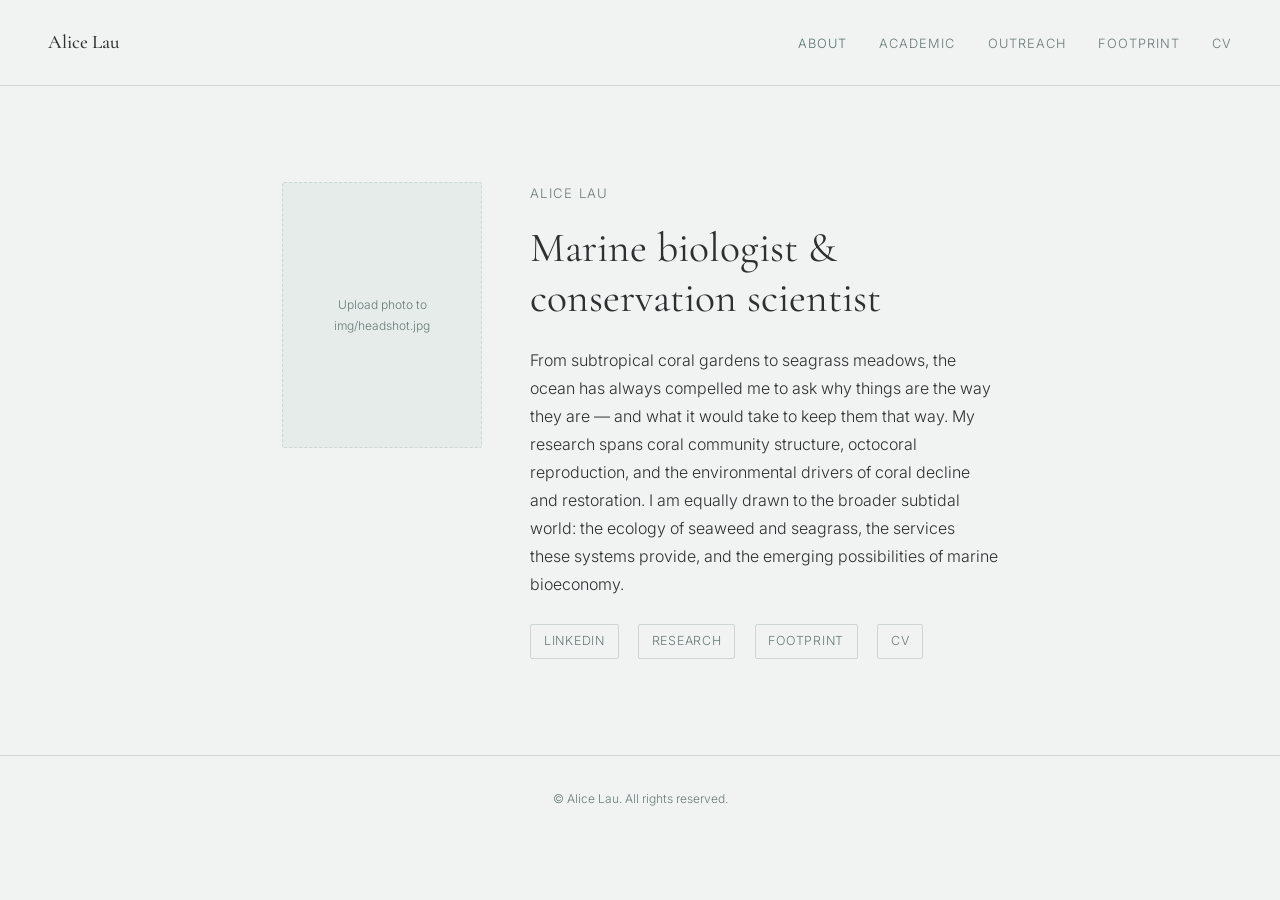
<file: index.html>
<!DOCTYPE html>
<html lang="en">
<head>
  <meta charset="UTF-8">
  <meta name="viewport" content="width=device-width, initial-scale=1.0">
  <title>Alice Lau</title>
  <link rel="stylesheet" href="style.css">
</head>
<body>
<nav>
  <a class="site-name" href="index.html">Alice Lau</a>
  <ul>
    <li><a href="index.html" class="active">About</a></li>
    <li><a href="academic.html">Academic</a></li>
    <li><a href="outreach.html">Outreach</a></li>
    <li><a href="footprint.html">Footprint</a></li>
    <li><a href="cv.html">CV</a></li>
  </ul>
</nav>
<main>
  <div class="about-grid">
    <div>
      <!--
        To add your headshot:
        1. Create a folder "img" in your repo
        2. Upload your photo as "headshot.jpg"
        3. Replace the div below with:
           <img class="headshot" src="img/headshot.jpg" alt="Alice Lau">
      -->
      <div class="headshot-placeholder">Upload photo to img/headshot.jpg</div>
    </div>
    <div>
      <p class="intro-name">Alice Lau</p>
      <h1>Marine biologist &amp; conservation scientist</h1>
      <p style="margin-top:1.4rem;">
        From subtropical coral gardens to seagrass meadows, the ocean has always compelled me to ask why things are the way they are — and what it would take to keep them that way. My research spans coral community structure, octocoral reproduction, and the environmental drivers of coral decline and restoration. I am equally drawn to the broader subtidal world: the ecology of seaweed and seagrass, the services these systems provide, and the emerging possibilities of marine bioeconomy.
      </p>
      <div class="links">
        <a href="https://www.linkedin.com/in/alicesulau" target="_blank">LinkedIn</a>
        <a href="academic.html">Research</a>
        <a href="footprint.html">Footprint</a>
        <a href="cv.html">CV</a>
      </div>
    </div>
  </div>
</main>
<footer>© Alice Lau. All rights reserved.</footer>
</body>
</html>
</file>
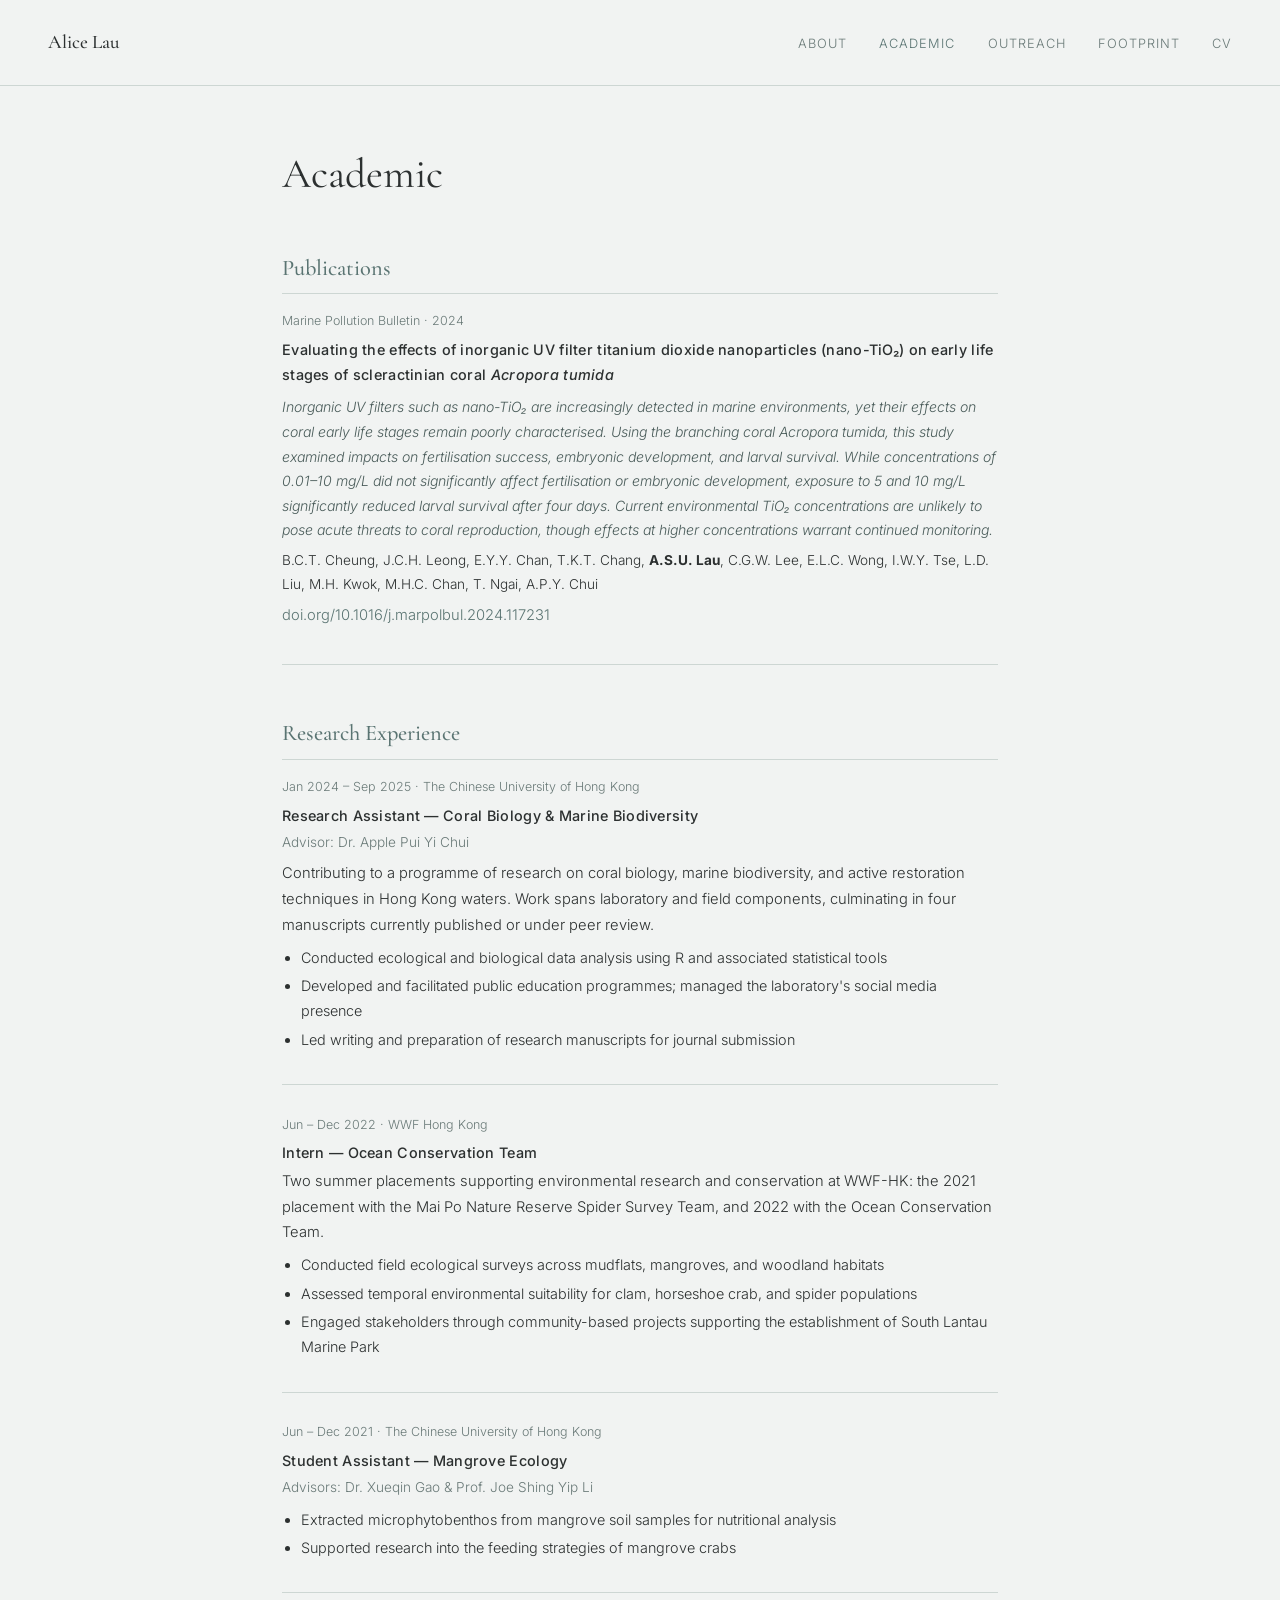
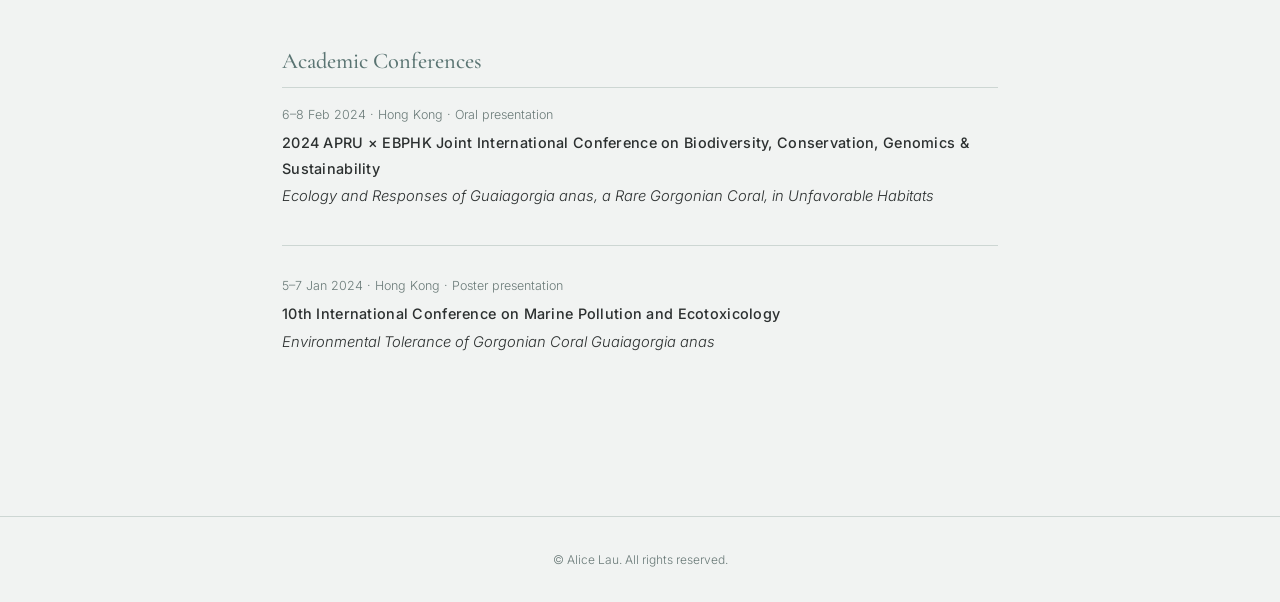
<file: academic.html>
<!DOCTYPE html>
<html lang="en">
<head>
  <meta charset="UTF-8">
  <meta name="viewport" content="width=device-width, initial-scale=1.0">
  <title>Academic — Alice Lau</title>
  <link rel="stylesheet" href="style.css">
</head>
<body>
<nav>
  <a class="site-name" href="index.html">Alice Lau</a>
  <ul>
    <li><a href="index.html">About</a></li>
    <li><a href="academic.html" class="active">Academic</a></li>
    <li><a href="outreach.html">Outreach</a></li>
    <li><a href="footprint.html">Footprint</a></li>
    <li><a href="cv.html">CV</a></li>
  </ul>
</nav>
<main>
  <h1>Academic</h1>

  <h2>Publications</h2>

  <div class="entry">
    <div class="entry-meta">Marine Pollution Bulletin · 2024</div>
    <h3>Evaluating the effects of inorganic UV filter titanium dioxide nanoparticles (nano-TiO₂) on early life stages of scleractinian coral <em>Acropora tumida</em></h3>
    <p style="margin-top:0.5rem; font-size:0.88rem; color:#4a5c5a; font-style:italic;">
      Inorganic UV filters such as nano-TiO₂ are increasingly detected in marine environments, yet their effects on coral early life stages remain poorly characterised. Using the branching coral <em>Acropora tumida</em>, this study examined impacts on fertilisation success, embryonic development, and larval survival. While concentrations of 0.01–10 mg/L did not significantly affect fertilisation or embryonic development, exposure to 5 and 10 mg/L significantly reduced larval survival after four days. Current environmental TiO₂ concentrations are unlikely to pose acute threats to coral reproduction, though effects at higher concentrations warrant continued monitoring.
    </p>
    <p style="font-size:0.85rem;">B.C.T. Cheung, J.C.H. Leong, E.Y.Y. Chan, T.K.T. Chang, <strong>A.S.U. Lau</strong>, C.G.W. Lee, E.L.C. Wong, I.W.Y. Tse, L.D. Liu, M.H. Kwok, M.H.C. Chan, T. Ngai, A.P.Y. Chui</p>
    <p><a href="https://doi.org/10.1016/j.marpolbul.2024.117231" target="_blank">doi.org/10.1016/j.marpolbul.2024.117231</a></p>
  </div>

  <!-- Add further publications here using the same .entry block -->


  <h2>Research Experience</h2>

  <div class="entry">
    <div class="entry-meta">Jan 2024 – Sep 2025 · The Chinese University of Hong Kong</div>
    <h3>Research Assistant — Coral Biology & Marine Biodiversity</h3>
    <p style="font-size:0.85rem; color:var(--muted);">Advisor: Dr. Apple Pui Yi Chui</p>
    <p>Contributing to a programme of research on coral biology, marine biodiversity, and active restoration techniques in Hong Kong waters. Work spans laboratory and field components, culminating in four manuscripts currently published or under peer review.</p>
    <ul>
      <li>Conducted ecological and biological data analysis using R and associated statistical tools</li>
      <li>Developed and facilitated public education programmes; managed the laboratory's social media presence</li>
      <li>Led writing and preparation of research manuscripts for journal submission</li>
    </ul>
  </div>

  <div class="entry">
    <div class="entry-meta">Jun – Dec 2022 · WWF Hong Kong</div>
    <h3>Intern — Ocean Conservation Team</h3>
    <p>Two summer placements supporting environmental research and conservation at WWF-HK: the 2021 placement with the Mai Po Nature Reserve Spider Survey Team, and 2022 with the Ocean Conservation Team.</p>
    <ul>
      <li>Conducted field ecological surveys across mudflats, mangroves, and woodland habitats</li>
      <li>Assessed temporal environmental suitability for clam, horseshoe crab, and spider populations</li>
      <li>Engaged stakeholders through community-based projects supporting the establishment of South Lantau Marine Park</li>
    </ul>
  </div>

  <div class="entry">
    <div class="entry-meta">Jun – Dec 2021 · The Chinese University of Hong Kong</div>
    <h3>Student Assistant — Mangrove Ecology</h3>
    <p style="font-size:0.85rem; color:var(--muted);">Advisors: Dr. Xueqin Gao &amp; Prof. Joe Shing Yip Li</p>
    <ul>
      <li>Extracted microphytobenthos from mangrove soil samples for nutritional analysis</li>
      <li>Supported research into the feeding strategies of mangrove crabs</li>
    </ul>
  </div>


  <h2>Academic Conferences</h2>

  <div class="entry">
    <div class="entry-meta">6–8 Feb 2024 · Hong Kong · Oral presentation</div>
    <h3>2024 APRU × EBPHK Joint International Conference on Biodiversity, Conservation, Genomics & Sustainability</h3>
    <p><em>Ecology and Responses of Guaiagorgia anas, a Rare Gorgonian Coral, in Unfavorable Habitats</em></p>
  </div>

  <div class="entry">
    <div class="entry-meta">5–7 Jan 2024 · Hong Kong · Poster presentation</div>
    <h3>10th International Conference on Marine Pollution and Ecotoxicology</h3>
    <p><em>Environmental Tolerance of Gorgonian Coral Guaiagorgia anas</em></p>
  </div>

</main>
<footer>© Alice Lau. All rights reserved.</footer>
</body>
</html>
</file>
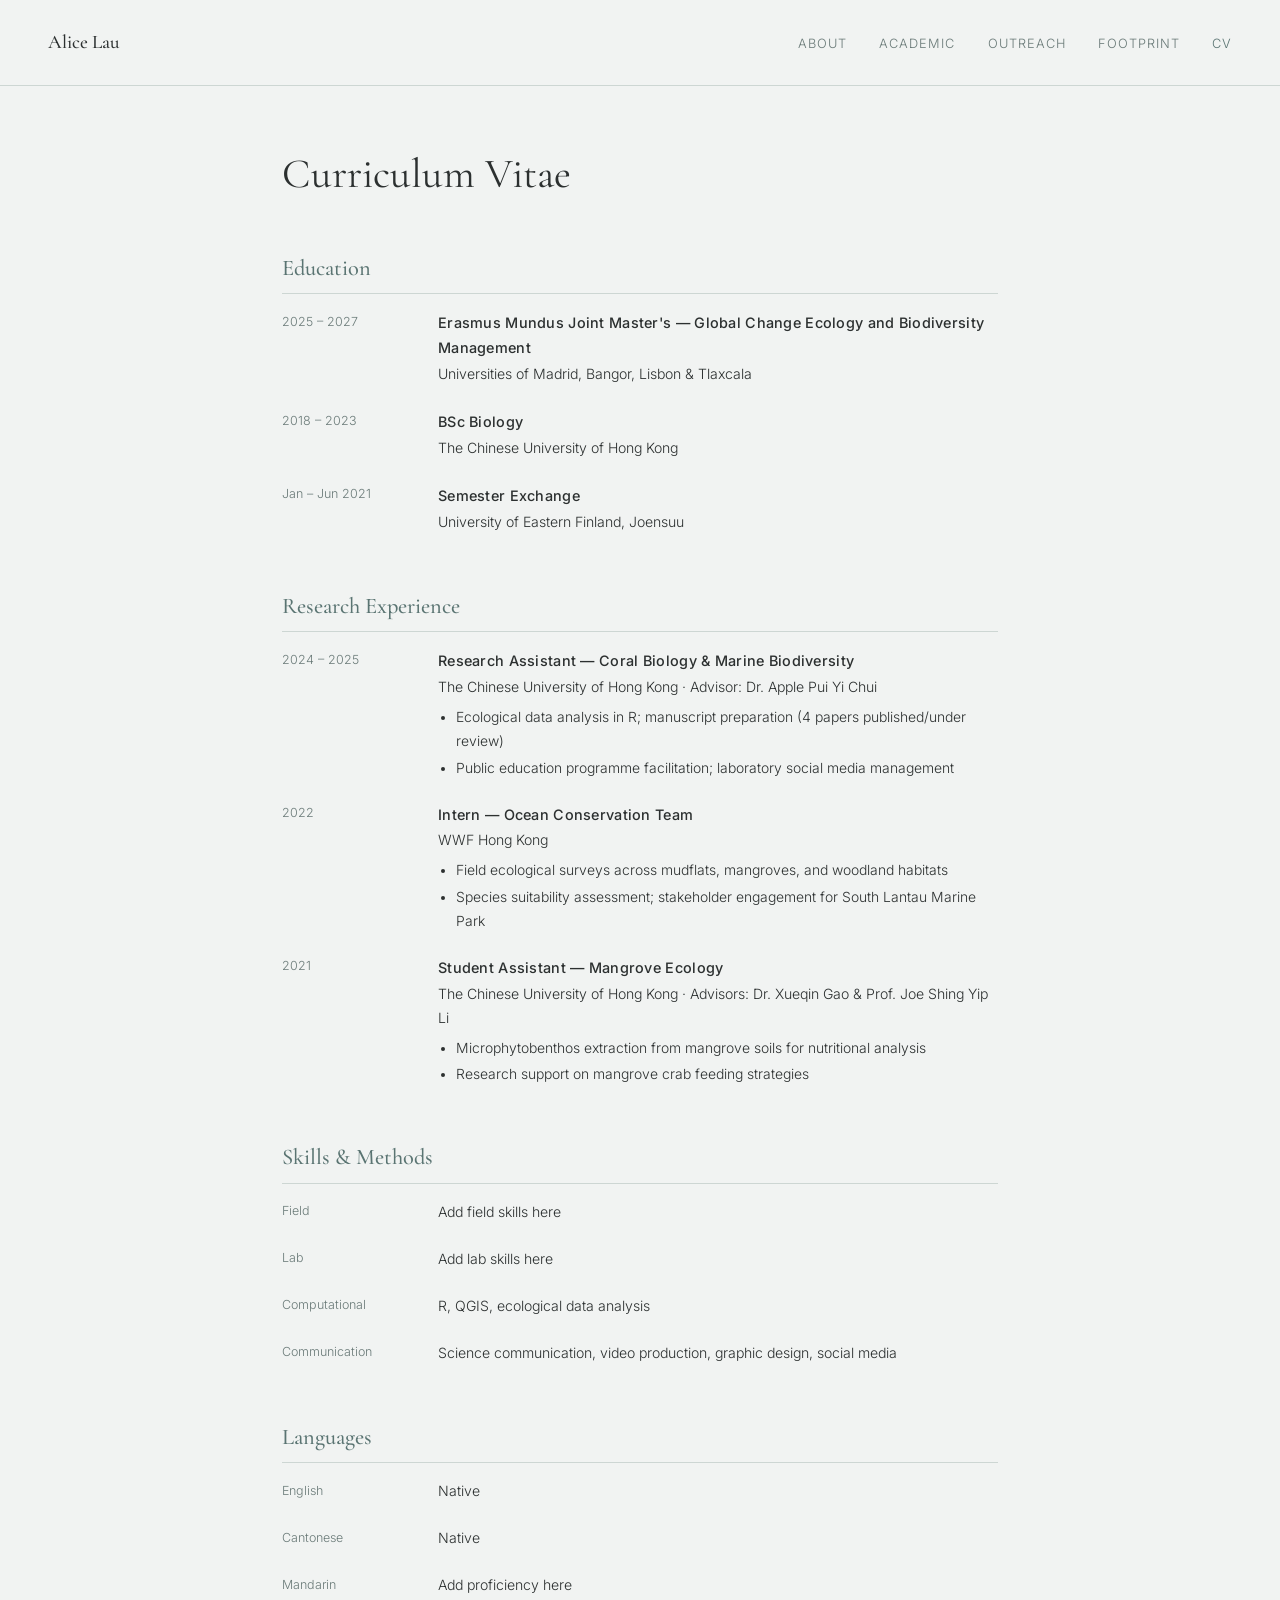
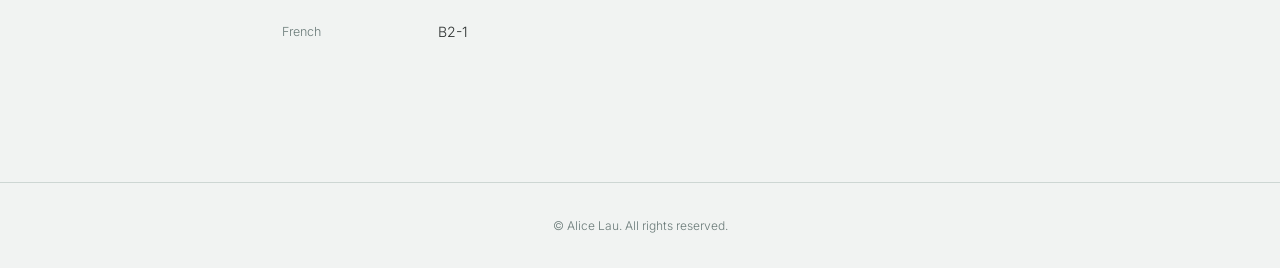
<file: cv.html>
<!DOCTYPE html>
<html lang="en">
<head>
  <meta charset="UTF-8">
  <meta name="viewport" content="width=device-width, initial-scale=1.0">
  <title>CV — Alice Lau</title>
  <link rel="stylesheet" href="style.css">
</head>
<body>
<nav>
  <a class="site-name" href="index.html">Alice Lau</a>
  <ul>
    <li><a href="index.html">About</a></li>
    <li><a href="academic.html">Academic</a></li>
    <li><a href="outreach.html">Outreach</a></li>
    <li><a href="footprint.html">Footprint</a></li>
    <li><a href="cv.html" class="active">CV</a></li>
  </ul>
</nav>
<main>
  <h1>Curriculum Vitae</h1>
  <!-- To add a downloadable PDF:
    1. Upload your CV as img/alice-lau-cv.pdf
    2. Uncomment the line below:
  <p style="margin-top:1rem;"><a href="img/alice-lau-cv.pdf" target="_blank">↓ Download PDF</a></p> -->

  <div class="cv-section">
    <h2>Education</h2>
    <div class="cv-row">
      <span class="cv-year">2025 – 2027</span>
      <div>
        <h3>Erasmus Mundus Joint Master's — Global Change Ecology and Biodiversity Management</h3>
        <p>Universities of Madrid, Bangor, Lisbon &amp; Tlaxcala</p>
      </div>
    </div>
    <div class="cv-row">
      <span class="cv-year">2018 – 2023</span>
      <div>
        <h3>BSc Biology</h3>
        <p>The Chinese University of Hong Kong</p>
      </div>
    </div>
    <div class="cv-row">
      <span class="cv-year">Jan – Jun 2021</span>
      <div>
        <h3>Semester Exchange</h3>
        <p>University of Eastern Finland, Joensuu</p>
      </div>
    </div>
  </div>

  <div class="cv-section">
    <h2>Research Experience</h2>
    <div class="cv-row">
      <span class="cv-year">2024 – 2025</span>
      <div>
        <h3>Research Assistant — Coral Biology & Marine Biodiversity</h3>
        <p>The Chinese University of Hong Kong · Advisor: Dr. Apple Pui Yi Chui</p>
        <ul>
          <li>Ecological data analysis in R; manuscript preparation (4 papers published/under review)</li>
          <li>Public education programme facilitation; laboratory social media management</li>
        </ul>
      </div>
    </div>
    <div class="cv-row">
      <span class="cv-year">2022</span>
      <div>
        <h3>Intern — Ocean Conservation Team</h3>
        <p>WWF Hong Kong</p>
        <ul>
          <li>Field ecological surveys across mudflats, mangroves, and woodland habitats</li>
          <li>Species suitability assessment; stakeholder engagement for South Lantau Marine Park</li>
        </ul>
      </div>
    </div>
    <div class="cv-row">
      <span class="cv-year">2021</span>
      <div>
        <h3>Student Assistant — Mangrove Ecology</h3>
        <p>The Chinese University of Hong Kong · Advisors: Dr. Xueqin Gao &amp; Prof. Joe Shing Yip Li</p>
        <ul>
          <li>Microphytobenthos extraction from mangrove soils for nutritional analysis</li>
          <li>Research support on mangrove crab feeding strategies</li>
        </ul>
      </div>
    </div>
  </div>

  <div class="cv-section">
    <h2>Skills & Methods</h2>
    <div class="cv-row">
      <span class="cv-year">Field</span>
      <p>Add field skills here</p>
    </div>
    <div class="cv-row">
      <span class="cv-year">Lab</span>
      <p>Add lab skills here</p>
    </div>
    <div class="cv-row">
      <span class="cv-year">Computational</span>
      <p>R, QGIS, ecological data analysis</p>
    </div>
    <div class="cv-row">
      <span class="cv-year">Communication</span>
      <p>Science communication, video production, graphic design, social media</p>
    </div>
  </div>

  <div class="cv-section">
    <h2>Languages</h2>
    <div class="cv-row"><span class="cv-year">English</span><p>Native</p></div>
    <div class="cv-row"><span class="cv-year">Cantonese</span><p>Native</p></div>
    <div class="cv-row"><span class="cv-year">Mandarin</span><p>Add proficiency here</p></div>
    <div class="cv-row"><span class="cv-year">French</span><p>B2-1</p></div>
  </div>

</main>
<footer>© Alice Lau. All rights reserved.</footer>
</body>
</html>
</file>
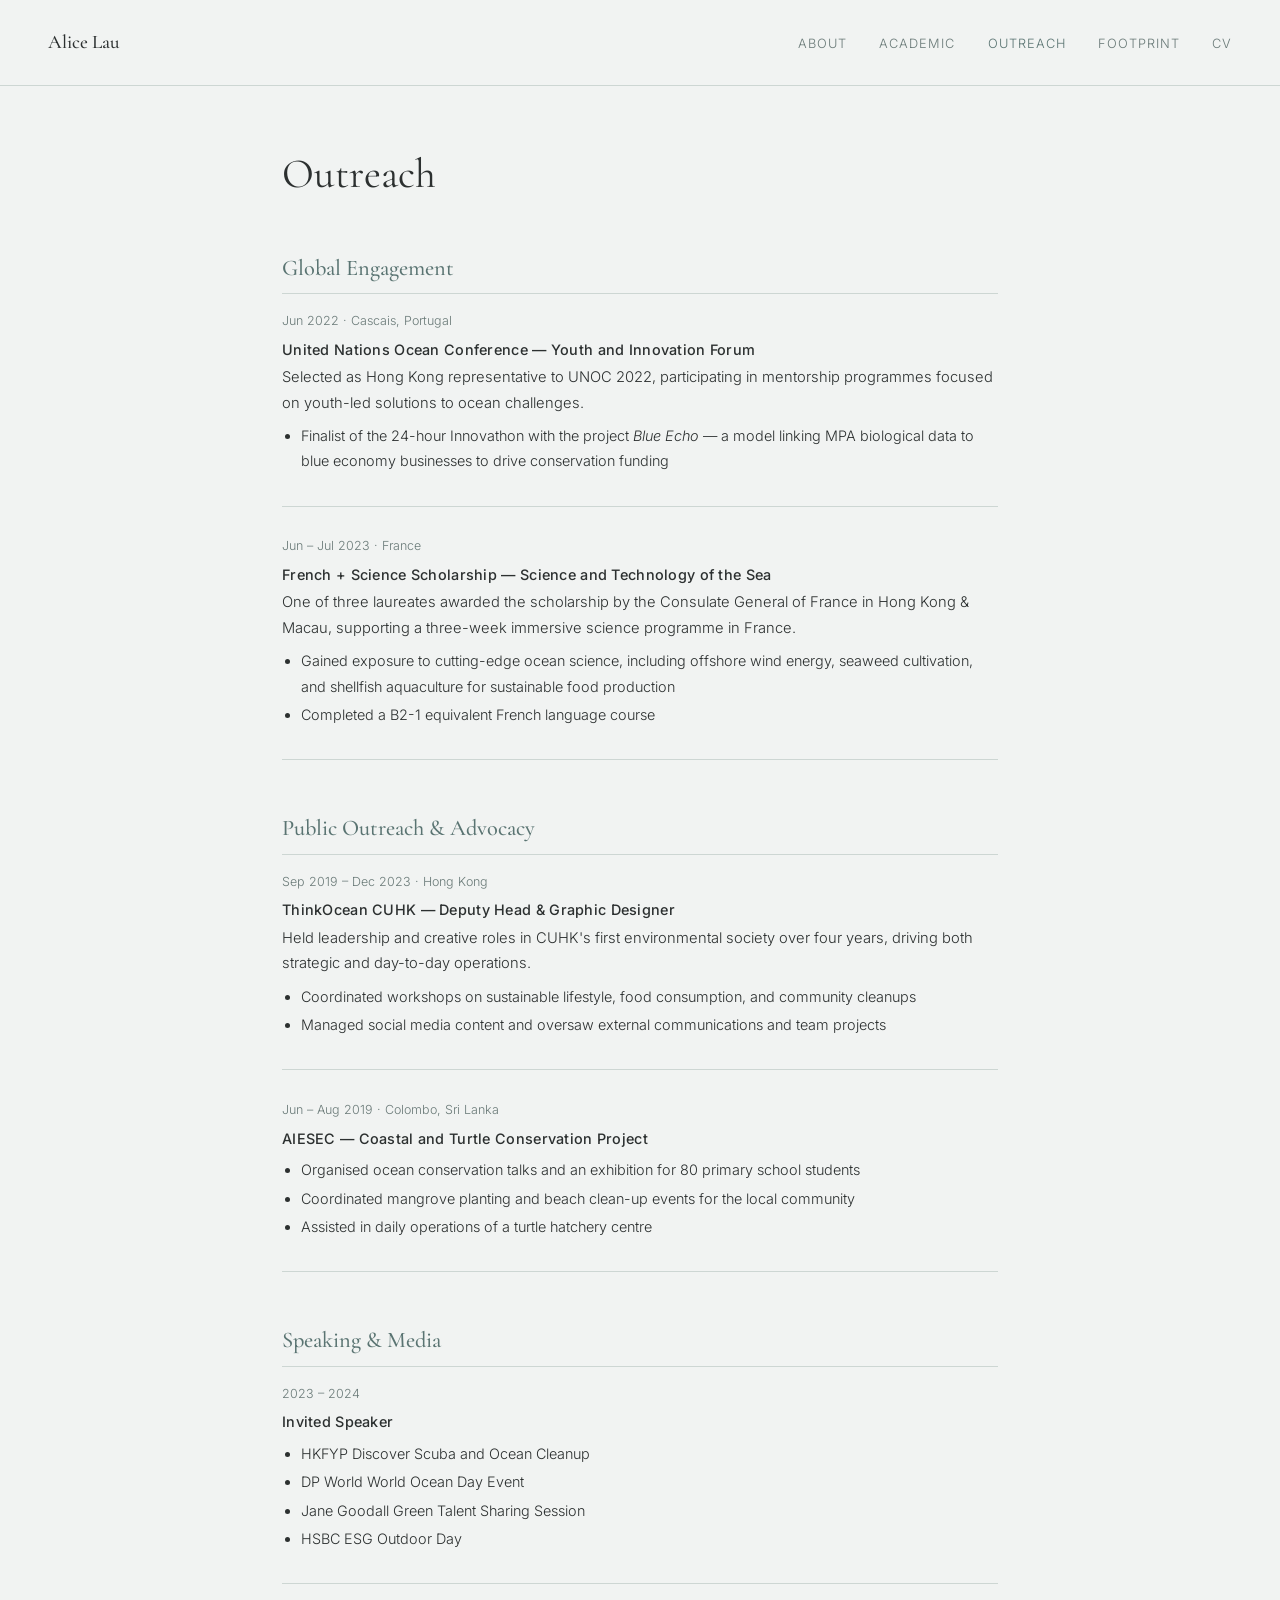
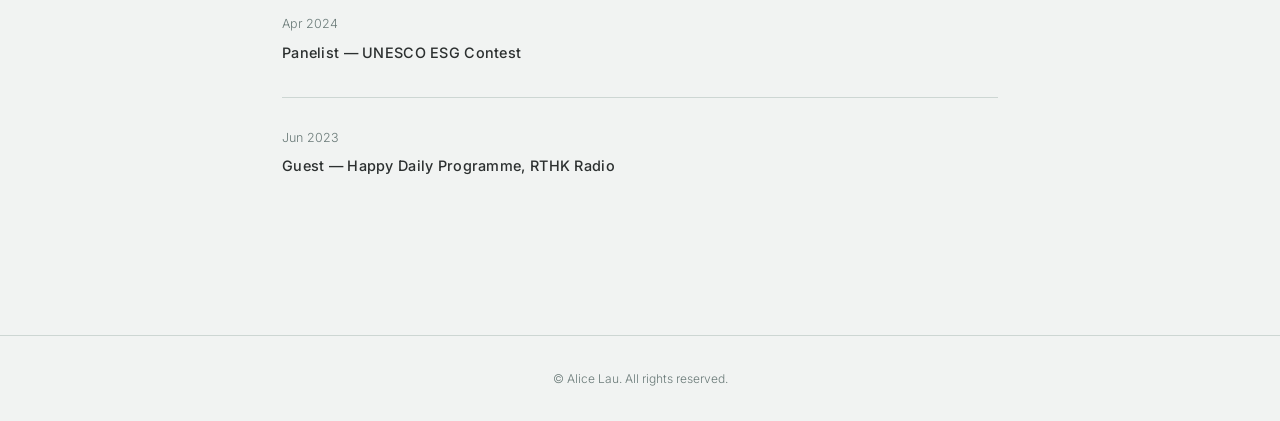
<file: outreach.html>
<!DOCTYPE html>
<html lang="en">
<head>
  <meta charset="UTF-8">
  <meta name="viewport" content="width=device-width, initial-scale=1.0">
  <title>Outreach — Alice Lau</title>
  <link rel="stylesheet" href="style.css">
</head>
<body>
<nav>
  <a class="site-name" href="index.html">Alice Lau</a>
  <ul>
    <li><a href="index.html">About</a></li>
    <li><a href="academic.html">Academic</a></li>
    <li><a href="outreach.html" class="active">Outreach</a></li>
    <li><a href="footprint.html">Footprint</a></li>
    <li><a href="cv.html">CV</a></li>
  </ul>
</nav>
<main>
  <h1>Outreach</h1>

  <h2>Global Engagement</h2>

  <div class="entry">
    <div class="entry-meta">Jun 2022 · Cascais, Portugal</div>
    <h3>United Nations Ocean Conference — Youth and Innovation Forum</h3>
    <p>Selected as Hong Kong representative to UNOC 2022, participating in mentorship programmes focused on youth-led solutions to ocean challenges.</p>
    <ul>
      <li>Finalist of the 24-hour Innovathon with the project <em>Blue Echo</em> — a model linking MPA biological data to blue economy businesses to drive conservation funding</li>
    </ul>
  </div>

  <div class="entry">
    <div class="entry-meta">Jun – Jul 2023 · France</div>
    <h3>French + Science Scholarship — Science and Technology of the Sea</h3>
    <p>One of three laureates awarded the scholarship by the Consulate General of France in Hong Kong & Macau, supporting a three-week immersive science programme in France.</p>
    <ul>
      <li>Gained exposure to cutting-edge ocean science, including offshore wind energy, seaweed cultivation, and shellfish aquaculture for sustainable food production</li>
      <li>Completed a B2-1 equivalent French language course</li>
    </ul>
  </div>


  <h2>Public Outreach & Advocacy</h2>

  <div class="entry">
    <div class="entry-meta">Sep 2019 – Dec 2023 · Hong Kong</div>
    <h3>ThinkOcean CUHK — Deputy Head & Graphic Designer</h3>
    <p>Held leadership and creative roles in CUHK's first environmental society over four years, driving both strategic and day-to-day operations.</p>
    <ul>
      <li>Coordinated workshops on sustainable lifestyle, food consumption, and community cleanups</li>
      <li>Managed social media content and oversaw external communications and team projects</li>
    </ul>
  </div>

  <div class="entry">
    <div class="entry-meta">Jun – Aug 2019 · Colombo, Sri Lanka</div>
    <h3>AIESEC — Coastal and Turtle Conservation Project</h3>
    <ul>
      <li>Organised ocean conservation talks and an exhibition for 80 primary school students</li>
      <li>Coordinated mangrove planting and beach clean-up events for the local community</li>
      <li>Assisted in daily operations of a turtle hatchery centre</li>
    </ul>
  </div>


  <h2>Speaking & Media</h2>

  <div class="entry">
    <div class="entry-meta">2023 – 2024</div>
    <h3>Invited Speaker</h3>
    <ul>
      <li>HKFYP Discover Scuba and Ocean Cleanup</li>
      <li>DP World World Ocean Day Event</li>
      <li>Jane Goodall Green Talent Sharing Session</li>
      <li>HSBC ESG Outdoor Day</li>
    </ul>
  </div>

  <div class="entry">
    <div class="entry-meta">Apr 2024</div>
    <h3>Panelist — UNESCO ESG Contest</h3>
  </div>

  <div class="entry">
    <div class="entry-meta">Jun 2023</div>
    <h3>Guest — Happy Daily Programme, RTHK Radio</h3>
  </div>

</main>
<footer>© Alice Lau. All rights reserved.</footer>
</body>
</html>
</file>
<file: style.css>
@import url('https://fonts.googleapis.com/css2?family=Cormorant+Garamond:ital,wght@0,400;0,500;1,400&family=Inter:wght@300;400;500&display=swap');

*, *::before, *::after { box-sizing: border-box; margin: 0; padding: 0; }

:root {
  --bg:      #F1F3F2;
  --surface: #E6ECEA;
  --border:  #CDD6D3;
  --text:    #2C3030;
  --muted:   #6A7A78;
  --accent:  #5A7472;
}

body { background: var(--bg); color: var(--text); font-family: 'Inter', sans-serif; font-weight: 300; font-size: 1rem; line-height: 1.75; }

nav { display: flex; align-items: center; justify-content: space-between; padding: 1.6rem 3rem; border-bottom: 1px solid var(--border); }
nav .site-name { font-family: 'Cormorant Garamond', serif; font-size: 1.2rem; font-weight: 500; color: var(--text); text-decoration: none; }
nav ul { list-style: none; display: flex; gap: 2rem; }
nav ul a { font-size: 0.8rem; letter-spacing: 0.08em; text-transform: uppercase; color: var(--muted); text-decoration: none; transition: color 0.2s; }
nav ul a:hover, nav ul a.active { color: var(--accent); }

main { max-width: 780px; margin: 0 auto; padding: 4rem 2rem 6rem; }

h1 { font-family: 'Cormorant Garamond', serif; font-size: 2.6rem; font-weight: 400; line-height: 1.2; margin-bottom: 0.4rem; }
h2 { font-family: 'Cormorant Garamond', serif; font-size: 1.4rem; font-weight: 500; color: var(--accent); margin: 3rem 0 1rem; padding-bottom: 0.4rem; border-bottom: 1px solid var(--border); }
h3 { font-size: 0.9rem; font-weight: 500; letter-spacing: 0.02em; margin-bottom: 0.2rem; }
p { margin-bottom: 1rem; }
a { color: var(--accent); text-decoration: none; }
a:hover { text-decoration: underline; }

.about-grid { display: grid; grid-template-columns: 200px 1fr; gap: 3rem; align-items: start; margin-top: 2rem; }
.headshot { width: 100%; aspect-ratio: 3/4; object-fit: cover; border-radius: 2px; display: block; }
.headshot-placeholder { width: 100%; aspect-ratio: 3/4; background: var(--surface); border: 1px dashed var(--border); border-radius: 2px; display: flex; align-items: center; justify-content: center; font-size: 0.75rem; color: var(--muted); text-align: center; padding: 1rem; }
.intro-name { color: var(--muted); font-size: 0.82rem; letter-spacing: 0.1em; text-transform: uppercase; margin-bottom: 1.2rem; }
.links { display: flex; gap: 1.2rem; margin-top: 1.6rem; flex-wrap: wrap; }
.links a { font-size: 0.78rem; letter-spacing: 0.06em; text-transform: uppercase; color: var(--muted); border: 1px solid var(--border); padding: 0.35rem 0.8rem; border-radius: 2px; transition: border-color 0.2s, color 0.2s; }
.links a:hover { border-color: var(--accent); color: var(--accent); text-decoration: none; }

.entry { margin-bottom: 1.8rem; padding-bottom: 1.8rem; border-bottom: 1px solid var(--border); }
.entry:last-child { border-bottom: none; }
.entry-meta { font-size: 0.78rem; color: var(--muted); margin-bottom: 0.3rem; }
.entry p { margin-bottom: 0.4rem; font-size: 0.92rem; }
.entry ul { margin: 0.4rem 0 0 1.2rem; font-size: 0.9rem; }
.entry ul li { margin-bottom: 0.2rem; }

.cv-section { margin-bottom: 2.4rem; }
.cv-row { display: grid; grid-template-columns: 140px 1fr; gap: 1rem; margin-bottom: 1.2rem; font-size: 0.9rem; }
.cv-year { color: var(--muted); font-size: 0.78rem; padding-top: 0.15rem; line-height: 1.5; }
.cv-row h3 { margin-bottom: 0.1rem; }
.cv-row p { margin-bottom: 0.2rem; font-size: 0.88rem; }
.cv-row ul { margin: 0.3rem 0 0 1.1rem; font-size: 0.87rem; }
.cv-row ul li { margin-bottom: 0.15rem; }

/* MAP PAGE */
.map-intro { margin-bottom: 2rem; font-size: 0.95rem; }
#map { width: 100%; height: 520px; border-radius: 2px; border: 1px solid var(--border); }
.leaflet-popup-content-wrapper { border-radius: 2px; font-family: 'Inter', sans-serif; font-size: 0.82rem; color: var(--text); }
.leaflet-popup-tip { background: white; }
.popup-title { font-weight: 500; font-size: 0.88rem; margin-bottom: 0.3rem; }
.popup-items { list-style: none; padding: 0; }
.popup-items li { padding: 0.15rem 0; border-top: 1px solid var(--border); }
.popup-items li:first-child { border-top: none; }
.popup-tag { display: inline-block; font-size: 0.7rem; background: var(--surface); color: var(--muted); padding: 0.1rem 0.4rem; border-radius: 2px; margin-right: 0.3rem; vertical-align: middle; }

footer { text-align: center; padding: 2rem; font-size: 0.75rem; color: var(--muted); border-top: 1px solid var(--border); }

@media (max-width: 640px) {
  nav { padding: 1.2rem 1.4rem; flex-direction: column; gap: 1rem; }
  nav ul { gap: 1rem; flex-wrap: wrap; justify-content: center; }
  main { padding: 2.4rem 1.4rem 4rem; }
  .about-grid { grid-template-columns: 1fr; }
  .headshot, .headshot-placeholder { width: 160px; aspect-ratio: 1/1; }
  .cv-row { grid-template-columns: 1fr; gap: 0.1rem; }
  #map { height: 380px; }
}
</file>
